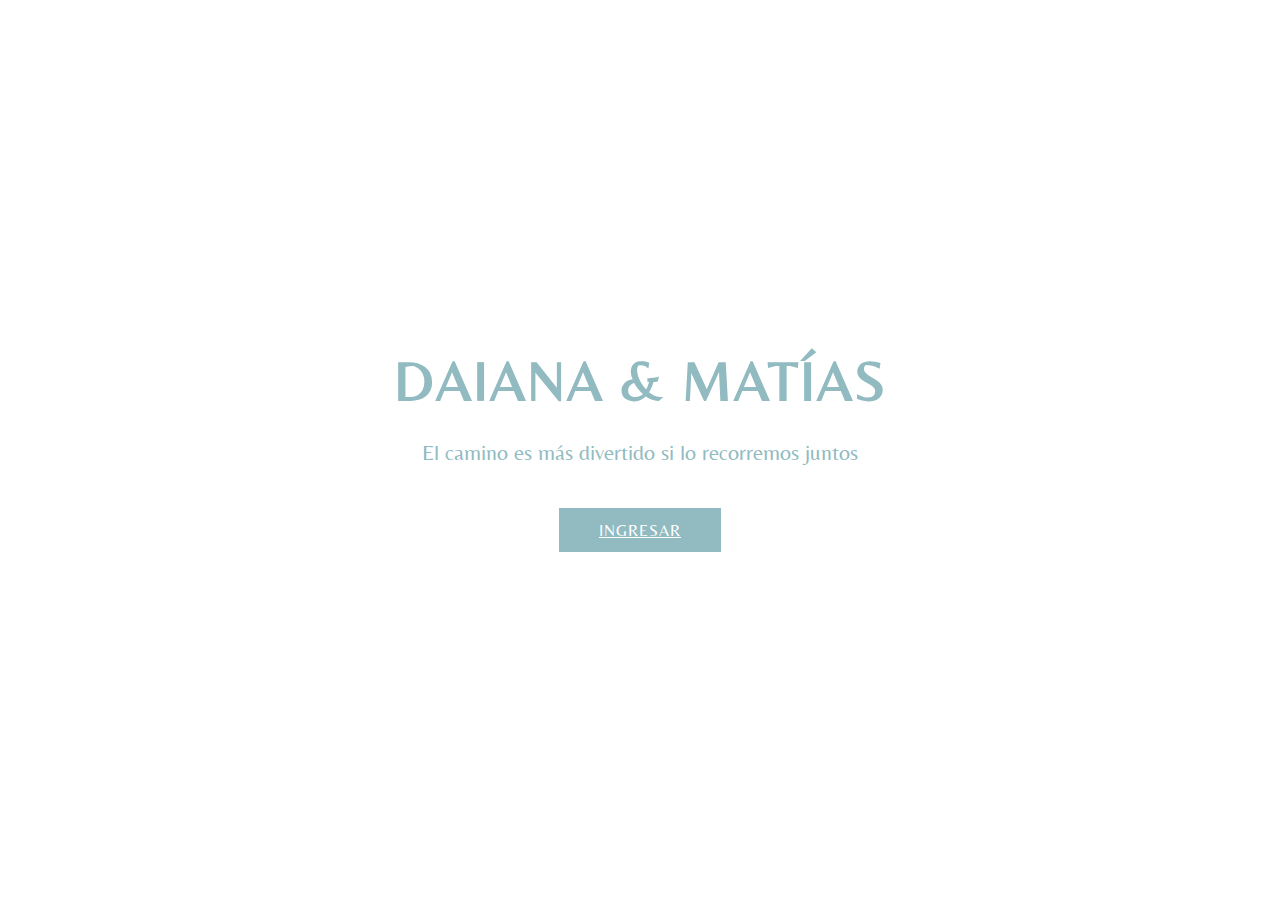
<file: index.html>
<!DOCTYPE html>
<html lang="es">
<head>
  <meta charset="UTF-8" />
  <meta name="viewport" content="width=device-width, initial-scale=1.0" />
  <title>NOS CASAMOS!</title>

  <!-- Google Font: Belleza -->
  <link rel="preconnect" href="https://fonts.googleapis.com">
  <link rel="preconnect" href="https://fonts.gstatic.com" crossorigin>
  <link href="https://fonts.googleapis.com/css2?family=Belleza&display=swap" rel="stylesheet">

  <link rel="stylesheet" href="estilos.css">
</head>
<body>

  <main class="hero">
    <h1 class="title">DAIANA & MATÍAS</h1>
    <p class="subtitle">
      El camino es más divertido si lo recorremos juntos      
    </p>

   <a href="invitacion.html" class="enter-btn">INGRESAR</a>
  </main>

</body>
</html>
</file>
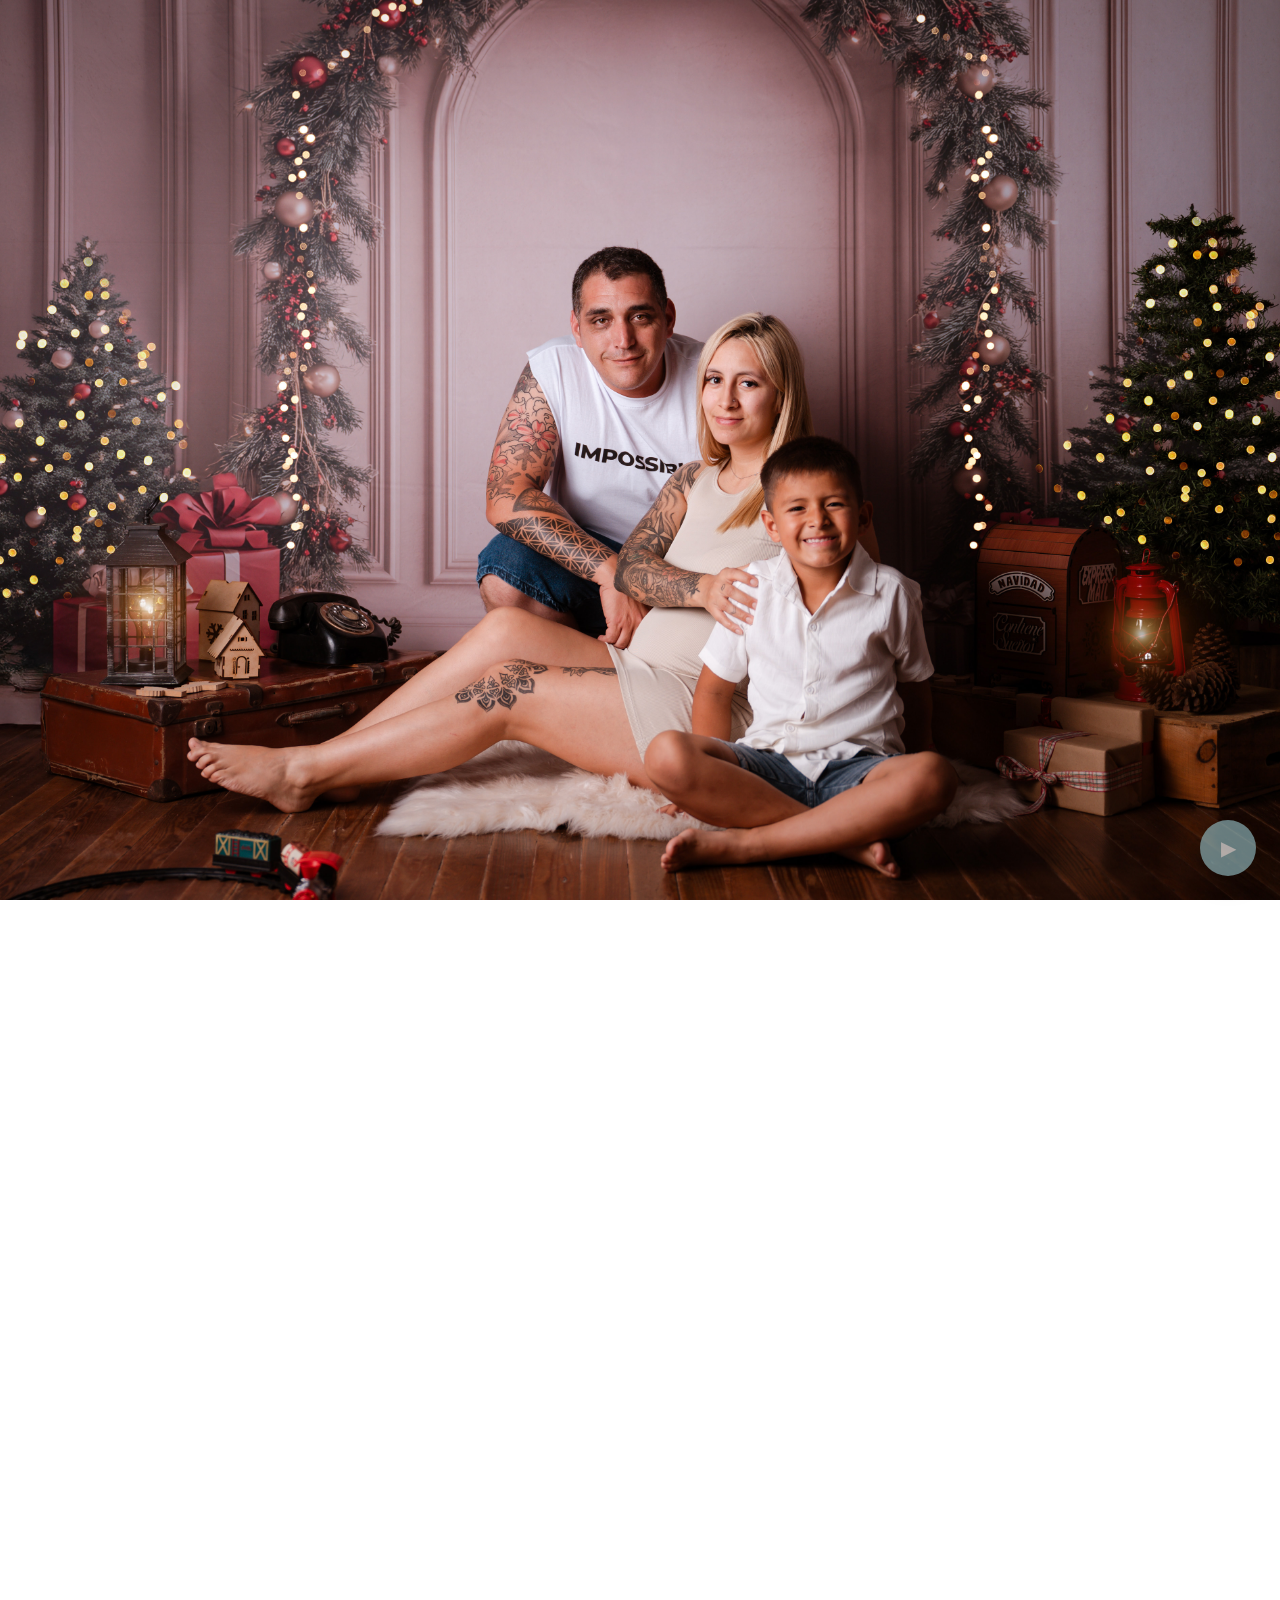
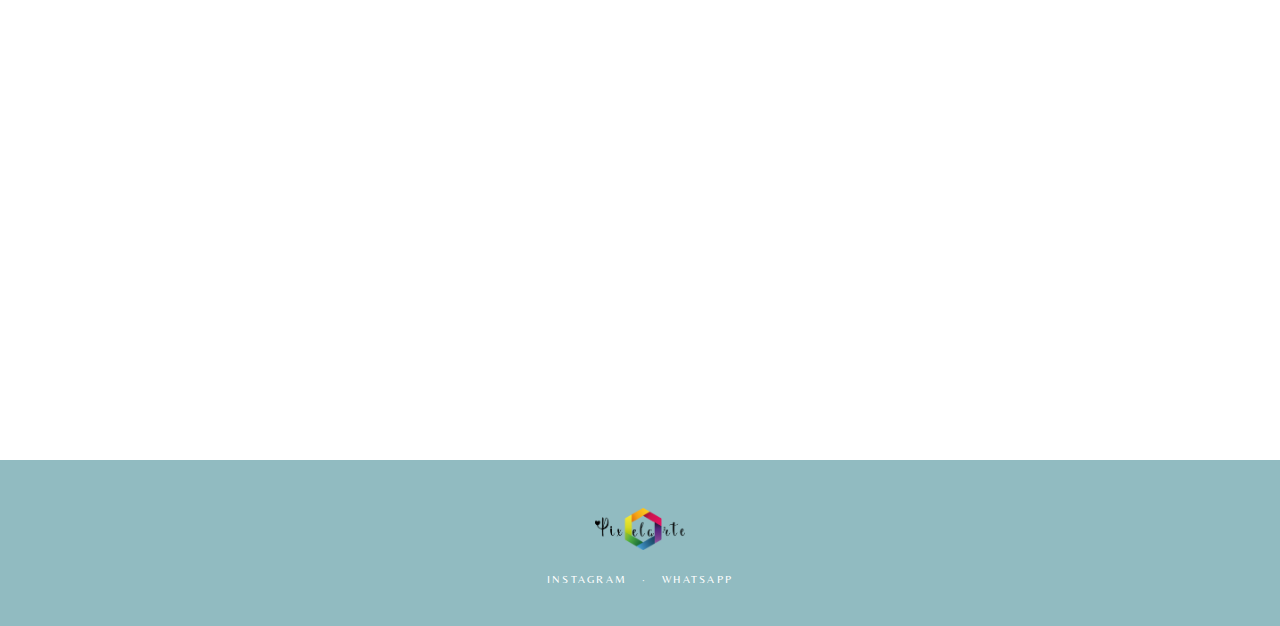
<file: invitacion.html>
<!DOCTYPE html>
<html lang="es">
<head>
    <link rel="preconnect" href="https://fonts.googleapis.com">
<link rel="preconnect" href="https://fonts.gstatic.com" crossorigin>
<link href="https://fonts.googleapis.com/css2?family=Belleza&display=swap" rel="stylesheet">

  <meta charset="UTF-8" />
  <meta name="viewport" content="width=device-width, initial-scale=1.0" />
  <title>DAIANA & MATÍAS</title>

  <link rel="stylesheet" href="inv.css">
</head>
<!-- Música -->
<audio id="musica" loop>
  <source src="Bruno Mars - Marry you (Letra español - ingles) [AMVkTDdM9Kg].mp3" type="audio/mpeg">
</audio>

<!-- Botón música -->
<button id="musicToggle" class="music-btn">
  ❚❚
</button>

<body>

<section class="foto-portada">
  <div class="fondo-blur"></div>
  <img src="Foto11.jpg" alt="Foto de la pareja">
</section>

<!-- A partir de acá empieza la invitación -->
<section class="contenido">
<section class="countdown-section reveal">
  <p class="countdown-eyebrow">¡NOS CASAMOS!</p>

  <div class="countdown">
    <div class="time">
      <span id="days">26</span>
      <small>Días</small>
    </div>

    <div class="separator">:</div>

    <div class="time">
      <span id="hours">07</span>
      <small>Horas</small>
    </div>

    <div class="separator">:</div>

    <div class="time">
      <span id="minutes">02</span>
      <small>Min</small>
    </div>

    <div class="separator">:</div>

    <div class="time">
      <span id="seconds">46</span>
      <small>Seg</small>
    </div>
  </div>
</section>

<section class="frase-destacada reveal">
  <div class="frase-contenido">
    <div class="linea"></div>

    <p class="frase-texto">
      EL DÍA MÁS ESPERADO DE NUESTRAS VIDAS ESTÁ CADA VEZ MÁS CERCA
    </p>

    <div class="linea"></div>
  </div>
</section>

<section class="cuando-section reveal">

<div class="calendario-container">
  <div class="calendario">
    <div class="anillas"></div>
    <span id="numeroDia">1</span>
  </div>
</div>

<p class="cuando-titulo">¿CUÁNDO?</p>
  <p class="cuando-fecha">10 de Enero 2026</p>
</section>

<section class="galeria reveal">
  <div class="carousel">
   <div class="carousel-track" id="carouselTrack">
      <img src="Foto1.jpeg" alt="">
      <img src="Foto2.jpeg" alt="">
      <img src="Foto3.jpeg" alt="">
      <img src="Foto4.jpeg" alt="">
      <img src="Foto5.jpeg" alt="">
      <img src="Foto1.jpeg" alt="">
      <img src="Foto2.jpeg" alt="">
      <img src="Foto3.jpeg" alt="">
      <img src="Foto4.jpeg" alt="">
      <img src="Foto5.jpeg" alt="">
      <img src="Foto1.jpeg" alt="">
      <img src="Foto2.jpeg" alt="">
      <img src="Foto3.jpeg" alt="">
      <img src="Foto4.jpeg" alt="">
      <img src="Foto5.jpeg" alt="">
      <img src="Foto1.jpeg" alt="">
      <img src="Foto2.jpeg" alt="">
      <img src="Foto3.jpeg" alt="">
      <img src="Foto4.jpeg" alt="">
      <img src="Foto5.jpeg" alt="">
      <img src="Foto1.jpeg" alt="">
      <img src="Foto2.jpeg" alt="">
      <img src="Foto3.jpeg" alt="">
      <img src="Foto4.jpeg" alt="">
      <img src="Foto5.jpeg" alt="">
      <img src="Foto1.jpeg" alt="">
      <img src="Foto2.jpeg" alt="">
      <img src="Foto3.jpeg" alt="">
      <img src="Foto4.jpeg" alt="">
      <img src="Foto5.jpeg" alt="">
      <img src="Foto1.jpeg" alt="">
      <img src="Foto2.jpeg" alt="">
      <img src="Foto3.jpeg" alt="">
      <img src="Foto4.jpeg" alt="">
      <img src="Foto5.jpeg" alt="">
      <img src="Foto1.jpeg" alt="">
      <img src="Foto2.jpeg" alt="">
      <img src="Foto3.jpeg" alt="">
      <img src="Foto4.jpeg" alt="">
      <img src="Foto5.jpeg" alt="">
      <img src="Foto1.jpeg" alt="">
      <img src="Foto2.jpeg" alt="">
      <img src="Foto3.jpeg" alt="">
      <img src="Foto4.jpeg" alt="">
      <img src="Foto5.jpeg" alt="">
      <img src="Foto1.jpeg" alt="">
      <img src="Foto2.jpeg" alt="">
      <img src="Foto3.jpeg" alt="">
      <img src="Foto4.jpeg" alt="">
      <img src="Foto5.jpeg" alt="">
      <img src="Foto1.jpeg" alt="">
      <img src="Foto2.jpeg" alt="">
      <img src="Foto3.jpeg" alt="">
      <img src="Foto4.jpeg" alt="">
      <img src="Foto5.jpeg" alt="">
      <img src="Foto1.jpeg" alt="">
      <img src="Foto2.jpeg" alt="">
      <img src="Foto3.jpeg" alt="">
      <img src="Foto4.jpeg" alt="">
      <img src="Foto5.jpeg" alt="">
    </div>
  </div>
</section>
<section class="itinerario-section reveal">
  <div class="itinerario-card">

    <h2 class="itinerario-titulo">ITINERARIO</h2>
    <div class="itinerario-linea"></div>

    <!-- CEREMONIA -->
    <div class="evento">
        <div class="icono-iglesia">
  <div class="cruz"></div>
  <div class="techo"></div>
  <div class="cuerpo"></div>
  <div class="puerta"></div>
</div>

      <h3 class="evento-titulo">CEREMONIA</h3>
      <p class="evento-hora">21:00 HS</p>
      <p class="evento-hora">Iglesia San Juan Bautista</p>
      <button class="evento-boton" onclick="abrirMapa('ceremonia')">
        VER MAPA
      </button>
    </div>

    <div class="evento-linea"></div>

    <!-- RECEPCIÓN -->
    <div class="evento">

        <div class="icono-copas">
  <div class="copa copa-izq"></div>
  <div class="copa copa-der"></div>
</div>

      <h3 class="evento-titulo">RECEPCIÓN & FIESTA</h3>
      <p class="evento-hora">22:00 HS</p>
      <p class="evento-hora">Salón Bomberos Voluntarios</p>
      <button class="evento-boton" onclick="abrirMapa('fiesta')">
        VER MAPA
      </button>
    </div>

  </div>
</section>

<section class="frase-destacada frase-secundaria reveal">
  <div class="frase-contenido">
    <div class="linea"></div>

    <p class="frase-texto">
      SEAN PARTE DE NUESTRA HISTORIA DE AMOR
    </p>

    <div class="linea"></div>
  </div>
</section>
<section class="regalos-section reveal">
   <img src="Felicidades!.gif" class="icono-regalo">
  <p class="regalos-titulo">REGALOS</p>
  <p class="regalos-texto">
    SU PRESENCIA ES LO MÁS IMPORTANTE<br> 
    PARA NOSOTROS. QUIÉNES DESEEN<br>
    HACER UN OBSEQUIO, ESE DÍA HABRÁ<br>
    UNA URNA DISPONIBLE.<br>
  </p>
</section>

<section class="galeria reveal">
  <div class="carousel">
   <div class="carousel-track" id="carouselTrack2">
      <img src="Foto6.jpeg" alt="">
      <img src="Foto7.jpeg" alt="">
      <img src="Foto8.jpeg" alt="">
      <img src="Foto9.jpeg" alt="">
      <img src="Foto6.jpeg" alt="">
      <img src="Foto7.jpeg" alt="">
      <img src="Foto8.jpeg" alt="">
      <img src="Foto9.jpeg" alt="">
      <img src="Foto6.jpeg" alt="">
      <img src="Foto7.jpeg" alt="">
      <img src="Foto8.jpeg" alt="">
      <img src="Foto9.jpeg" alt="">
      <img src="Foto6.jpeg" alt="">
      <img src="Foto7.jpeg" alt="">
      <img src="Foto8.jpeg" alt="">
      <img src="Foto9.jpeg" alt="">
      <img src="Foto6.jpeg" alt="">
      <img src="Foto7.jpeg" alt="">
      <img src="Foto8.jpeg" alt="">
      <img src="Foto9.jpeg" alt="">
      <img src="Foto6.jpeg" alt="">
      <img src="Foto7.jpeg" alt="">
      <img src="Foto8.jpeg" alt="">
      <img src="Foto9.jpeg" alt="">
      <img src="Foto6.jpeg" alt="">
      <img src="Foto7.jpeg" alt="">
      <img src="Foto8.jpeg" alt="">
      <img src="Foto9.jpeg" alt="">
      <img src="Foto6.jpeg" alt="">
      <img src="Foto7.jpeg" alt="">
      <img src="Foto8.jpeg" alt="">
      <img src="Foto9.jpeg" alt="">
    </div>
  </div>
</section>
<section class="canciones-section reveal">
    <img src="Play.gif" class="icono-musica">
  <p class="canciones-titulo">SUMÁ TU CANCIÓN</p>
  <p class="canciones-texto">
    NOS ENCANTARÍA QUE SEAS PARTE<br> 
    DE LA MÚSICA DE ÉSTE DÍA.<br>
    SI QUERÉS, PODÉS SUMAR TU CANCIÓN<br>
    FAVORITA A NUESTRA PLAYLIST.
  </p>

  <a
    href="https://open.spotify.com/playlist/29xFym1VXLyiJIQCeo0Si8?si=MZ6jfIC5TkeAixDz06D6MA&pt=b348cb750db89dd12fd001e83a375849&pi=4s_216LvQMKZ8"
    target="_blank"
    class="canciones-boton">
    AGREGAR CANCIÓN
  </a>
</section>
<section class="frase-destacada frase-secundaria reveal">
  <div class="frase-contenido">
    <div class="linea"></div>

    <p class="frase-texto">
      NADA SERÍA IGUAL SIN USTEDES ACOMPAÑÁNDONOS
    </p>

    <div class="linea"></div>
  </div>
</section>
<section class="asistencia-section reveal">
  <p class="asistencia-titulo">CONFIRMÁ TU ASISTENCIA</p>
  <p class="asistencia-fecha">ANTES DEL 1 DE ENERO DE 2026</p>

  <div class="asistencia-card">
    <form
      id="asistenciaForm"
      action="https://docs.google.com/forms/d/e/1FAIpQLSeqH_kPKI3gV0OI3An11GjSit4VWSIG7Lo_8aVL1kMrgr8vIw/formResponse"
      method="POST"
      target="hidden_iframe"
    >

      <!-- ASISTENCIA -->
      <div class="campo campo-radios">
        <label class="label">¿ASISTIRÁS?</label>

        <label class="radio-item">
          <input type="radio" name="entry.1779840284" value="Confirmo Asistencia" required>
          <span>¡Confirmo!</span>
        </label>

        <label class="radio-item">
          <input type="radio" name="entry.1779840284" value="No podré asistir">
          <span>No podré asistir</span>
        </label>
      </div>

      <!-- CANTIDAD -->
      <div class="campo">
        <label class="label">NÚMERO DE PERSONAS</label>
        <select id="cantidadPersonas">
          <option value="">Seleccionar</option>
          <option value="1">1 persona</option>
          <option value="2">2 personas</option>
          <option value="3">3 personas</option>
          <option value="4">4 personas</option>
          <option value="5">5 personas</option>
        </select>
      </div>

      <!-- INVITADOS -->
      <div id="personasContainer"></div>

      <!-- CAMPO OCULTO ÚNICO -->
      <textarea
        name="entry.555114571"
        id="datosFinales"
        style="display:none;"
      ></textarea>

      <!-- MENSAJE -->
      <div class="campo">
        <label class="label">MENSAJE</label>
        <textarea
          name="entry.1248954764"
          placeholder="Escribinos lo que quieras 🤍"
        ></textarea>
      </div>

      <button type="submit" class="asistencia-boton">
        ENVIAR RESPUESTA
      </button>
    </form>

    <iframe name="hidden_iframe" style="display:none;"></iframe>

    <div id="mensajeGracias" class="mensaje-gracias oculto">
      <p class="mensaje-titulo">¡GRACIAS!</p>
      <p class="mensaje-texto">Tu respuesta fue enviada correctamente 🤍</p>
    </div>
  </div>
</section>

  </div>
<section class="cierre-foto reveal">
  <div class="cierre-contenido">
    <img src="Foto10.jpeg" alt="Bren y Mati">
    <p class="cierre-nombres">DAI & MATI</p>
  </div>
</section>


<script src="script.js"></script>
<div id="modalMapa" class="modal">
  <div class="modal-contenido">
    <span class="modal-cerrar" onclick="cerrarMapa()">×</span>
    <iframe
      id="iframeMapa"
      src=""
      loading="lazy"
      referrerpolicy="no-referrer-when-downgrade">
    </iframe>
  </div>
</div>
<footer class="footer">
  <img src="Pixelarte Logotipo.png" alt="Pixelarte" class="footer-logo">

  <div class="footer-redes">
    <a href="https://www.instagram.com/pixelartechivilcoy?utm_source=ig_web_button_share_sheet&igsh=ZDNlZDc0MzIxNw==" target="_blank" aria-label="Instagram">
      INSTAGRAM
    </a>

    <span class="footer-separador">·</span>

    <a
  href="https://wa.me/5492345478614?text=Hola%21%20Queria%20hacer%20una%20consulta%20sobre%20la%20invitacion%20digital.%20Gracias%20"
  target="_blank"
  aria-label="WhatsApp">
  WHATSAPP
</a>

  </div>
</footer>

</body>

</html>
</file>
<file: inv.css>
* {
  margin: 0;
  padding: 0;
  box-sizing: border-box;
}
body {
  font-family: 'Belleza', sans-serif;
  margin: 0
}

.foto-portada {
  position: relative;
  width: 100vw;
  height: 100vh;
  overflow: hidden;

  display: flex;
  justify-content: center;
  align-items: center;
}

/* Fondo desenfocado */
.fondo-blur {
  position: absolute;
  inset: 0;

  background-image: url("Foto11.jpg");
  background-size: cover;
  background-position: center;

  /* CLAVE */
  filter: blur(28px) grayscale(100%);
  transform: scale(1.2);
}


/* Foto principal */
.foto-portada img {
  position: relative;
  width: 100%;
  height: 100%;
  object-fit: cover;
  object-position: center 70%;
  z-index: 1;
  border-radius: 0;
  box-shadow: none;
}

/* Contenido siguiente */
.contenido {
  background-color: #ffffff;
}
/* ===== CUENTA REGRESIVA SIN BLOQUES ===== */

.countdown-section {
  background-color: #ffff; /* color claro */
  padding: 6rem 1.5rem;
  text-align: center;
}

.countdown-eyebrow {
  font-family: 'Belleza', sans-serif;
  font-size: clamp(1.4rem, 4.5vw, 2.2rem);
  letter-spacing: 0.08em;
  text-transform: uppercase;
  color: #91bbc1;
  margin-bottom: 3rem;
}


/* Contenedor principal */
.countdown {
  display: flex;
  justify-content: center;
  align-items: flex-start;
  gap: 1.2rem;
  flex-wrap: wrap;
}

/* Cada unidad de tiempo */
.time {
  display: flex;
  flex-direction: column;
  align-items: center;
}

.time span {
  font-size: clamp(2.6rem, 7vw, 3.8rem);
  font-weight: 300;
  color: #91bbc1;
  line-height: 1;
}

.time small {
  margin-top: 0.4rem;
  font-size: 0.7rem;
  letter-spacing: 2px;
  color: #91bbc1;
  text-transform: uppercase;
}

/* Separadores */
.separator {
  font-size: clamp(2rem, 6vw, 3rem);
  color: #91bbc1;
  line-height: 1.2;
  padding-top: 0.2rem;
}

/* Mobile */
@media (max-width: 480px) {
  .separator {
    display: none; /* en mobile se ve más limpio sin : */
  }

  .countdown {
    gap: 2rem;
  }
}
/* ===== FRASE DESTACADA ===== */

.frase-destacada {
  background-color: #91bbc1;
  padding: 3rem 1.5rem; /* antes 5rem → mucho más chico */
  display: flex;
  justify-content: center;
  
}
.frase-contenido {
  width: 100%;
  max-width: 900px; /* define el ancho visual */
  text-align: center;

  display: flex;
  flex-direction: column;
  gap: 2rem;
}

/* Líneas ahora del mismo ancho que el texto */
.frase-contenido .linea {
  width: 60%;
  height: 1px;
  background-color: rgba(255, 255, 255, 0.7);
  margin: 0 auto;
}


/* Texto más refinado */
.frase-texto {
  font-family: 'Belleza', sans-serif;
  font-size: clamp(0.85rem, 2vw, 1.05rem); /* CLAVE */
  letter-spacing: 0.14em;                  /* menos tracking */
  line-height: 1.7;
  color: #ffffff; /* ← ESTO FALTABA */
}
/* ===== SECCIÓN CUÁNDO ===== */

.cuando-section {
  background-color: #ffffff;
  padding: 3.5rem 1.5rem 2rem;
  text-align: center;
}

.cuando-titulo {
  font-family: 'Belleza', sans-serif;
  font-size: clamp(1.1rem, 3vw, 1.4rem); /* 👈 AJUSTE CLAVE */
  letter-spacing: 0.22em;
  text-transform: uppercase;
  color: #91bbc1;
  margin-bottom: 1.1rem;
}

.cuando-fecha {
  font-family: 'Belleza', sans-serif;
  font-size: clamp(0.9rem, 2.5vw, 1.1rem);
  letter-spacing: 0.14em;
  color: #91bbc1;
}

/* ===== GALERÍA POR PASOS ===== */

.galeria {
  background-color: #ffffff;
  padding: 4rem 0;
  overflow: hidden;
}

.carousel {
  width: 100%;
  max-width: 1200px;   /* 👈 ancho real de 3 fotos */
  margin: 0 auto;
  overflow: hidden;
}

.carousel-track {
  display: flex;
  gap: 1.2rem;
  transition: transform 0.8s ease-in-out;
}

.carousel-track img {
  width: calc((1200px - 2.4rem) / 3); /* 👈 exacto */
  aspect-ratio: 3 / 4;
  object-fit: cover;
  flex-shrink: 0;
}

@media (max-width: 768px) {
  .carousel {
    max-width: 100%;
  }

  .carousel-track {
    gap: 0;
  }

  .carousel-track img {
    width: 100vw;
  }
}

.itinerario-section {
  background-color: #ffffff;
  padding: 4rem 1.5rem;
  display: flex;
  justify-content: center;
}

.itinerario-card {
  border: 1px solid #c7d8d9;
  padding: 3rem 2rem;
  max-width: 420px;
  width: 100%;
  text-align: center;
  font-family: 'Belleza', sans-serif;
}

.itinerario-titulo {
  font-size: 1.4rem;
  letter-spacing: 0.15em;
  color: #91bbc1;
}

.itinerario-linea,
.evento-linea {
  width: 60%;
  height: 1px;
  background-color: #91bbc1;
  margin: 1.5rem auto;
}

.evento {
  padding: 1.5rem 0;
}

.evento-titulo {
  font-size: 1.1rem;
  letter-spacing: 0.12em;
  color: #91bbc1;
}

.evento-hora {
  font-size: 0.95rem;
  margin: 0.8rem 0 1.2rem;
  color: #568281;
}

.evento-boton {
  background: transparent;
  border: 1px solid #91bbc1;
  padding: 0.5rem 1.5rem;
  font-size: 0.75rem;
  letter-spacing: 0.15em;
  color: #568281;
  cursor: pointer;
  transition: all 0.3s ease;
}

.evento-boton:hover {
  background-color: #91bbc1;
  color: #ffffff;
}

.modal {
  display: none;
  position: fixed;
  inset: 0;
  background-color: rgba(47, 62, 68, 0.85);
  z-index: 999;
  justify-content: center;
  align-items: center;
}

.modal-contenido {
  background: #ffffff;
  width: 90%;
  max-width: 600px;
  height: 70vh;
  position: relative;
}

.modal-contenido iframe {
  width: 100%;
  height: 100%;
  border: none;
}

.modal-cerrar {
  position: absolute;
  top: -35px;
  right: 0;
  font-size: 2rem;
  color: #ffffff;
  cursor: pointer;
}

.frase-secundaria {
  padding: 2rem 1.5rem; /* más chica que la original */
}

.regalos-section {
  background-color: #ffffff;
  padding: 3.5rem 1.5rem 2.5rem;
  text-align: center;
}

.regalos-titulo {
  font-family: 'Belleza', sans-serif;
  font-size: clamp(1.1rem, 3vw, 1.4rem);
  letter-spacing: 0.22em;
  text-transform: uppercase;
  color: #91bbc1;
  margin-bottom: 1.2rem;
}

.regalos-texto {
  font-family: 'Belleza', sans-serif;
  font-size: clamp(0.85rem, 2.5vw, 1rem);
  letter-spacing: 0.12em;
  line-height: 1.7;
  color: #568281;
}
.canciones-section {
  background-color: #ffffff;
  padding: 3.5rem 1.5rem 4rem;
  text-align: center;
}

.canciones-titulo {
  font-family: 'Belleza', sans-serif;
  font-size: clamp(1.1rem, 3vw, 1.4rem);
  letter-spacing: 0.22em;
  text-transform: uppercase;
  color: #91bbc1;
  margin-bottom: 1.2rem;
}

.canciones-texto {
  font-family: 'Belleza', sans-serif;
  font-size: clamp(0.85rem, 2.5vw, 1rem);
  letter-spacing: 0.12em;
  line-height: 1.7;
  color: #568281;
  margin-bottom: 2rem;
}

.canciones-boton {
  display: inline-block;
  padding: 0.7rem 2.2rem;
  border: 1px solid #91bbc1;
  font-size: 0.75rem;
  letter-spacing: 0.15em;
  color: #568281;
  text-decoration: none;
  transition: all 0.3s ease;
}

.canciones-boton:hover {
  background-color: #91bbc1;
  color: #ffffff;
}
.asistencia-section {
  background-color: #ffffff;
  padding: 4rem 1.5rem;
  text-align: center;
}

.asistencia-titulo {
  font-family: 'Belleza', sans-serif;
  font-size: clamp(1.3rem, 3.5vw, 1.6rem);
  letter-spacing: 0.22em;
  color: #91bbc1;
  margin-bottom: 0.4rem;
}

.asistencia-fecha {
  font-size: 0.75rem;
  letter-spacing: 0.18em;
  color: #568281;
  margin-bottom: 2rem;
}

#asistenciaForm {
  max-width: 380px;
  margin: 0 auto;
}
#asistenciaForm .campo {
  text-align: left;
}


.campo {
  margin-bottom: 1.3rem;
}

.label {
  display: block;
  font-size: 0.95rem;        /* MÁS GRANDE */
  letter-spacing: 0.14em;
  color: #568281;
  margin-bottom: 0.8rem;
}


input,
select,
textarea {
  width: 100%;
  border: none;
  border-bottom: 1px solid #c7d8d9;
  padding: 0.4rem 0;
  font-family: 'Belleza', sans-serif;
  font-size: 0.8rem;
  background: transparent;
}

input::placeholder,
textarea::placeholder {
  color: #9fb6b8;
}

textarea {
  resize: none;
  height: 80px;
}

.radios {
  display: flex;
  flex-direction: column;
  gap: 0.6rem;
}

.radio-item {
  display: flex;
  align-items: center;
  gap: 0.6rem;
  font-size: 0.85rem;   /* un poco más grande */
  color: #568281;
}


.radio-item input {
  accent-color: #91bbc1;
}


.oculto {
  display: none;
}

.asistencia-boton {
  margin: 2rem auto 0;     /* centrado */
  width: auto;             /* CLAVE */
  padding: 0.6rem 2.2rem;  /* aire lateral, no altura */
  border: 1px solid #91bbc1;
  background: transparent;
  font-size: 0.75rem;
  letter-spacing: 0.15em;
  color: #568281;
  cursor: pointer;
  display: block;          /* para que auto margin funcione */
}

.asistencia-boton:hover {
  background-color: #91bbc1;
  color: #ffffff;
}

#personasContainer .campo {
  border-top: 1px solid #e6eded;
  padding-top: 1.2rem;
}


.asistencia-section form {
  padding-top: 1.5rem;
}
.asistencia-section {
  border-top: 1px solid #e6eded;
}
.campo-radios {
  display: flex;
  flex-direction: column;
  gap: 0.6rem;
}
/* FIX radios */
input[type="radio"] {
  width: auto;
  padding: 0;
}
/* ===============================
   BLOQUE FORMULARIO (CARD)
================================ */

.asistencia-card {
  max-width: 420px;              /* ancho del bloque */
  margin: 0 auto;                /* centrado */
  padding: 2.5rem 2rem;          /* aire interno */
  background-color: rgba(183, 203, 208, 0.35);
  border-radius: 4px;            /* apenas redondeado */
  border: 1px solid rgba(255, 255, 255, 0.4);
  box-shadow: 0 4px 12px rgba(0, 0, 0, 0.04);
}

.mensaje-gracias {
  margin-top: 2rem;
  padding: 1.8rem 1.5rem;
  text-align: center;
  background-color: rgba(255, 255, 255, 0.7);
  border-radius: 4px;
  border: 1px solid rgba(0, 0, 0, 0.05);
}

.mensaje-titulo {
  font-size: 0.9rem;
  letter-spacing: 0.15em;
  color: #568281;
  margin-bottom: 0.6rem;
}

.mensaje-texto {
  font-size: 0.8rem;
  color: #568281;
  line-height: 1.6;
}
/* ===============================
   FOTO CIERRE
================================ */

.cierre-foto {
  background-color: #ffffff;
  padding: 4rem 1.5rem 5rem;
  display: flex;
  justify-content: center;
}

.cierre-foto img {
  max-width: 680px;   /* MÁS GRANDE */
  width: 100%;
  border-radius: 6px;
  box-shadow: 0 18px 35px rgba(0, 0, 0, 0.18);
}
.cierre-contenido {
  text-align: center;
}

.cierre-nombres {
  margin-top: 3rem;
  font-family: 'Belleza', sans-serif;
  font-size: clamp(1.2rem, 3vw, 1.6rem);
  letter-spacing: 0.35em;
  color: #91bbc1;
}
/* ===============================
   FOOTER
================================ */

.footer {
  padding: 3rem 1.5rem 2.5rem;
  text-align: center;
  background-color: #91bbc1;
  margin-bottom: 0;
}

.footer-logo {
  max-width: 90px;
  margin-bottom: 1.2rem;
}

.footer-redes {
  font-family: 'Belleza', sans-serif;
  font-size: 0.7rem;
  letter-spacing: 0.2em;
  color: #ffffff;
}

.footer-redes a {
  color: #ffffff;
  text-decoration: none;
}

.footer-redes a:hover {
  text-decoration: underline;
}

.footer-separador {
  margin: 0 0.6rem;
}
html, body {
  margin: 0;
  padding: 0;
}
body > footer:last-child {
  margin-bottom: 0;
}
body {
  overflow-x: hidden;
}
.calendario-container {
  width: 100%;
  display: flex;
  justify-content: center;
  margin: 1.8rem 0;
}

.calendario {
  position: relative;
  width: 64px;
  height: 64px;
  border: 1px solid #91bbc1;
  display: flex;
  align-items: center;
  justify-content: center;
  font-family: 'Belleza', sans-serif;
  font-size: 1.6rem;
  color: #568281;
  transform-origin: bottom left;
  transition: transform 0.6s ease;
  background-color: #fff;
    margin-left: 0;
}

/* parte superior del calendario */
.calendario::before {
  content: "";
  position: absolute;
  top: -6px;
  left: 0;
  width: 100%;
  height: 8px;
  background-color: #91bbc1;
}

/* anillitas */
.anillas {
  position: absolute;
  top: -10px;
  left: 50%;
  transform: translateX(-50%);
  width: 36px;
  height: 6px;
  display: flex;
  justify-content: space-between;
}

.anillas::before,
.anillas::after {
  content: "";
  width: 6px;
  height: 6px;
  border: 1px solid #568281;
  border-radius: 50%;
}

.icono-iglesia {
  position: relative;
  width: 40px;
  height: 48px;
  margin: 0 auto 1rem;

  animation: iglesiaLatido 3s ease-in-out infinite;
  transform-origin: center bottom;
}

/* Cruz */
.cruz {
  position: absolute;
  top: 0;
  left: 50%;
  width: 2px;
  height: 10px;
  background: #9bbfc5;
  transform: translateX(-50%);
}

.cruz::after {
  content: "";
  position: absolute;
  top: 3px;
  left: -4px;
  width: 10px;
  height: 2px;
  background: #9bbfc5;
}

/* Techo triangular */
.techo {
  position: absolute;
  top: 10px;
  left: 50%;
  width: 0;
  height: 0;
  border-left: 18px solid transparent;
  border-right: 18px solid transparent;
  border-bottom: 14px solid #9bbfc5;
  transform: translateX(-50%);
  opacity: 0.8;
}

/* Cuerpo */
.cuerpo {
  position: absolute;
  top: 24px;
  left: 50%;
  width: 30px;
  height: 22px;
  border: 1.5px solid #9bbfc5;
  transform: translateX(-50%);
  box-sizing: border-box;
}

/* Puerta */
.puerta {
  position: absolute;
  bottom: 2px;
  left: 50%;
  width: 8px;
  height: 12px;
  border: 1.5px solid #9bbfc5;
  transform: translateX(-50%) scaleX(1);
  transform-origin: left center; /* CLAVE */
  box-sizing: border-box;
}



/* ===============================
   ICONO COPAS ANIMADAS
================================ */

.icono-copas {
  position: relative;
  width: 64px;
  height: 48px;
  margin: 0 auto 1.2rem;
}

/* copa base */
.copa {
  position: absolute;
  top: 0;
  width: 18px;
  height: 24px;
  border: 1.5px solid #9bbfc5;
  border-bottom: none;
  border-radius: 0 0 6px 6px;
}

/* tallo */
.copa::after {
  content: "";
  position: absolute;
  bottom: -12px;
  left: 50%;
  width: 1.5px;
  height: 12px;
  background-color: #9bbfc5;
  transform: translateX(-50%);
}

.copa::before {
  content: "";
  position: absolute;
  bottom: -14px;
  left: 50%;
  width: 12px;
  height: 1.5px;
  background-color: #9bbfc5;
  transform: translateX(-50%);
}

/* posiciones iniciales */
.copa-izq {
  left: 0;
  transform-origin: right bottom;
}

.copa-der {
  right: 0;
  transform-origin: left bottom;
}
.icono-copas .copa-izq {
  animation: brindarIzq 3s ease-in-out infinite;
}

.icono-copas .copa-der {
  animation: brindarDer 3s ease-in-out infinite;
}

@keyframes brindarIzq {
  0% {
    transform: translateX(0) rotate(0);
  }
  15% {
    transform: translateX(12px) rotate(14deg);
  }
  25% {
    transform: translateX(12px) rotate(14deg);
  }
  40% {
    transform: translateX(6px) rotate(4deg);
  }
  100% {
    transform: translateX(6px) rotate(4deg);
  }
}

@keyframes brindarDer {
  0% {
    transform: translateX(0) rotate(0);
  }
  15% {
    transform: translateX(-12px) rotate(-14deg);
  }
  25% {
    transform: translateX(-12px) rotate(-14deg);
  }
  40% {
    transform: translateX(-6px) rotate(-4deg);
  }
  100% {
    transform: translateX(-6px) rotate(-4deg);
  }
}

@keyframes iglesiaLatido {
  0% {
    transform: translateY(0) scale(1);
  }
  35% {
    transform: translateY(-4px) scale(1.06);
  }
  55% {
    transform: translateY(0) scale(1);
  }
  100% {
    transform: translateY(0) scale(1);
  }
}
.icono-regalo {
  width: 90px;
  display: block;
  margin: 0 auto 1.4rem;
}

.icono-musica {
  width: 90px;
  display: block;
  margin: 0 auto 1.4rem;
}
/* Reveal fuerte y claro */
.reveal {
  opacity: 0;
  transform: translateY(80px);
  transition:
    opacity 1.6s ease-out,
    transform 1.6s cubic-bezier(0.22, 1, 0.36, 1);
}

.reveal.visible {
  opacity: 1;
  transform: translateY(0);
}

.reveal.delay-1 {
  transition-delay: 0.2s;
}

.reveal.delay-2 {
  transition-delay: 0.4s;
}

.reveal.delay-3 {
  transition-delay: 0.6s;
}
/* Botón música */
.music-btn {
  position: fixed;
  bottom: 24px;
  right: 24px;
  width: 56px;
  height: 56px;
  border-radius: 50%;
  background-color: #91bbc1; /* mismo tono frases */
  border: none;
  color: #ffffff;           /* play blanco */
  font-size: 20px;
  cursor: pointer;
  z-index: 9999;

  display: flex;
  align-items: center;
  justify-content: center;

  box-shadow: 0 10px 24px rgba(0,0,0,0.25);
  transition: transform 0.3s ease, opacity 0.3s ease;
}

.music-btn:hover {
  transform: scale(1.08);
}

.music-btn.paused {
  opacity: 0.65;
}
</file>
<file: estilos.css>
/* Reset básico */
* {
  margin: 0;
  padding: 0;
  box-sizing: border-box;
}

/* Variables de color */
:root {
  --bg-color: #ffffff;
  --text-color: #91bbc1;
}

body {
  font-family: 'Belleza', sans-serif;
  background-color: var(--bg-color);
  color: var(--text-color);
  min-height: 100vh;
}

/* Contenedor principal */
.hero {
  min-height: 100vh;
  display: flex;
  flex-direction: column;
  justify-content: center;
  align-items: center;
  text-align: center;
  padding: 2rem;
  gap: 1.5rem;
}

/* Título principal */
.title {
  font-size: clamp(2.2rem, 6vw, 3.5rem);
  letter-spacing: 2px;
}

/* Subtítulo */
.subtitle {
  font-size: clamp(1rem, 4vw, 1.4rem);
  line-height: 1.4;
  max-width: 600px;
}

/* Botón */
.enter-btn {
  margin-top: 1rem;
  padding: 0.8rem 2.5rem;
  font-family: 'Belleza', sans-serif;
  font-size: 1rem;
  letter-spacing: 1px;
  color: var(--bg-color);
  background-color: var(--text-color);
  border: none;
  cursor: pointer;
  transition: all 0.3s ease;
}

.enter-btn:hover {
  background-color: transparent;
  color: var(--text-color);
  border: 1px solid var(--text-color);
}

/* Responsive extra para pantallas muy chicas */
@media (max-width: 360px) {
  .hero {
    gap: 1.2rem;
  }
}
</file>
